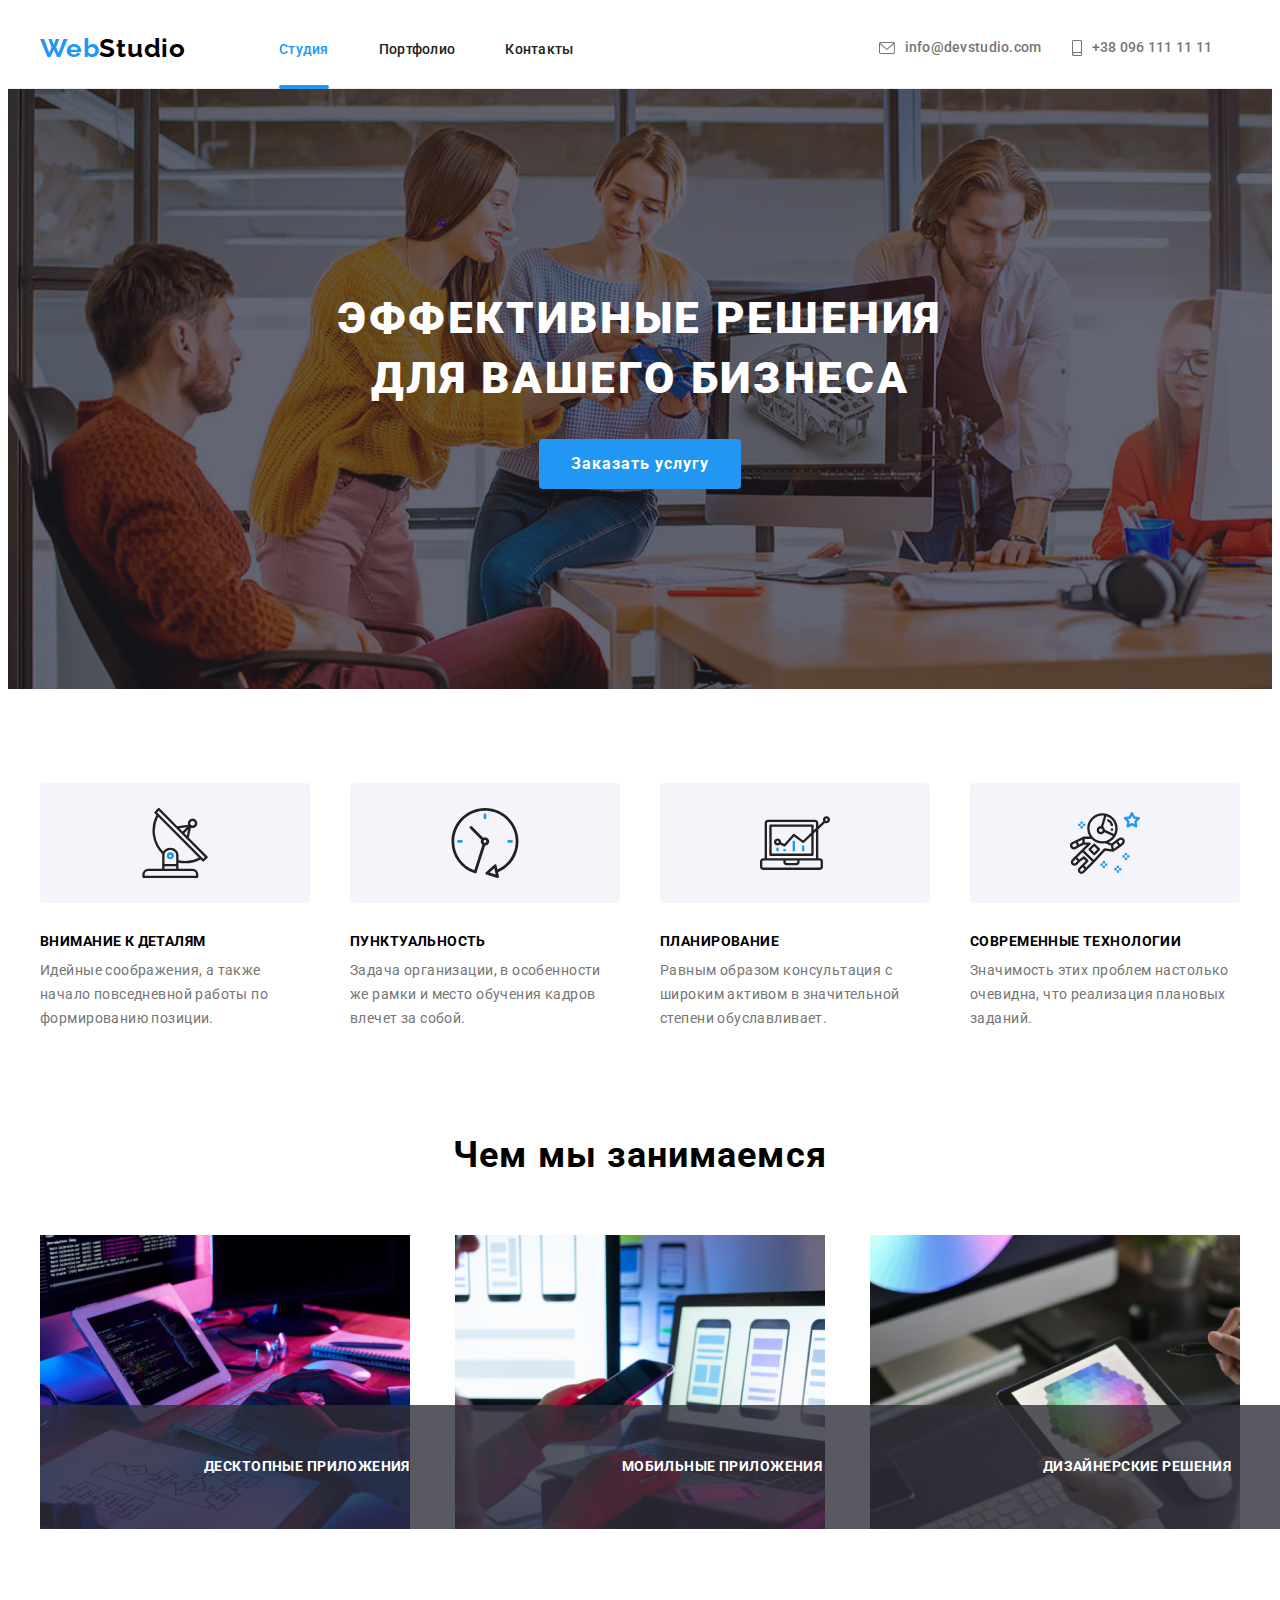
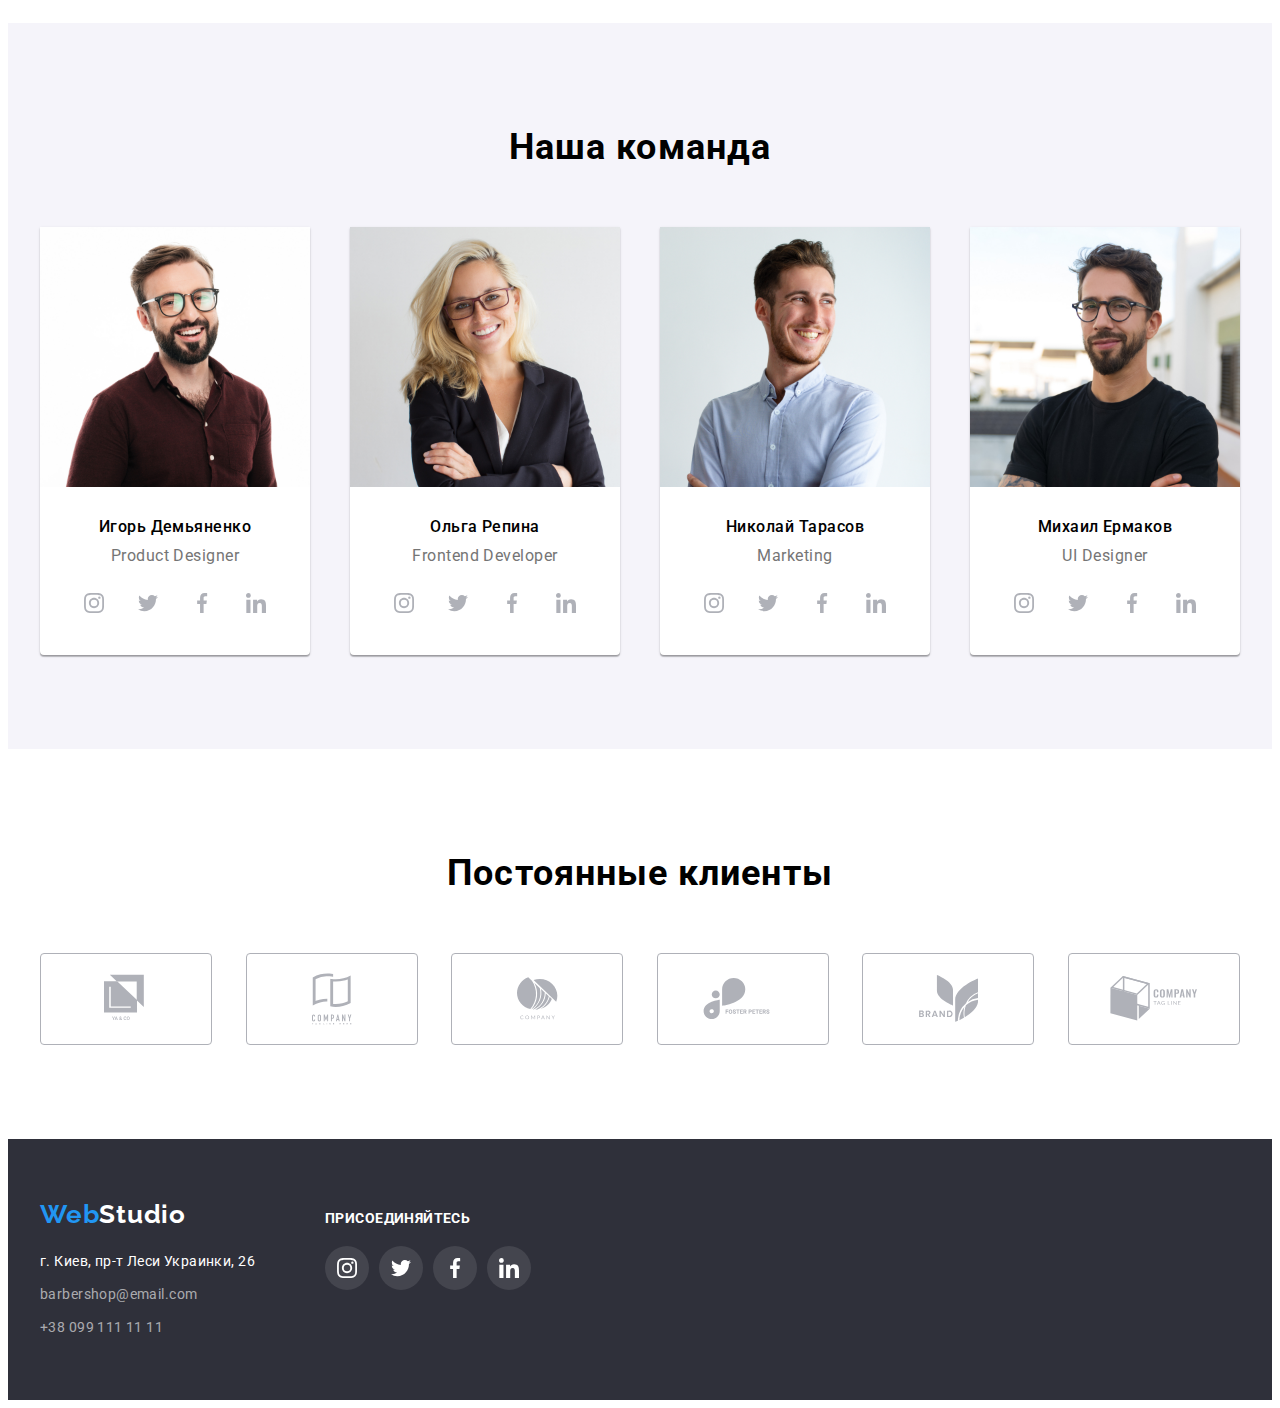
<file: index.html>
<!DOCTYPE html>
<html lang="ru">
<head>
    <meta charset="UTF-8">
    <meta name="viewport" content="width=device-width, initial-scale=1.0">
    <title >WebStudio</title>
    <link rel="preconnect" href="https://fonts.gstatic.com">
    <link href="https://fonts.googleapis.com/css2?family=Raleway:wght@700&family=Roboto:wght@400;500;700;900&display=swap"
        rel="stylesheet">
    <link rel="stylesheet" href="https://cdnjs.cloudflare.com/ajax/libs/modern-normalize/1.0.0/modern-normalize.min.css"
        integrity="sha512-ISS7cAi1PEhQ8jnbJpJZMd29NlhNj4AWYyLOSp2CE/CsHxTCu+r+t0D2yoJudVrd0/8fTVPUVDzY5Tvli75u/g=="
        crossorigin="anonymous" />
    <link rel="stylesheet" href="./css/styles.css">
 </head>

<body>
    
    <header  class="header">
        <div class="container">
          <nav class="navigation">
             <a class="logo" href="./index.html" lang="en">
                <span class="color-web">Web</span><span class="studio">Studio</span> 
            </a>
            <ul class="navigation-list">
                <li class="navigation-list-item">
                     <a class="navigation-list-link current" href="#"> Студия</a>
                </li>
                <li class="navigation-list-item">
                     <a class="navigation-list-link" 
                    href="./portfolio.html" > Портфолио</a>
                </li>
                <li class="navigation-list-item">
                     <a class="navigation-list-link" href="#"> Контакты</a>
                </li>
            </ul>
          </nav>   
         <address class="address">
             <ul class="address-list">
                <li class="address-list-item"> 
                    <a class="address-list-link" href="mailto:info@devstudio.com">
                        <svg class="address-list-icon" width="16" height="12">
                            <use href="./images/sprite.svg#icon-envelope"></use>
                        </svg>
                       info@devstudio.com
                   </a>
                </li>
                <li class="address-list-item">
                     <a class="address-list-link" href="tel:+380961111111">
                        <svg class="address-list-icon" width="10" height="16">
                            <use href="./images/sprite.svg#icon-smartphone"></use>
                        </svg>
                        +38 096 111 11 11
                      </a>
                </li>
             </ul>
        </address>
        </div>
    </header>
       
     <main>
        <!--Главная секция-->
         <section class="hero">
            <div class="container">
               <h1 class="hero-title">Эффективные решения для вашего бизнеса</h1>
               <button class="modal-btn" type="button" data-modal-open>Заказать услугу</button>
            </div>
         </section>
        
       
         <!--MAIN-->
        <section class="main">
          <h2 class="visually-hidden">Преимущества</h2>
              <ul class="main-list container">
                
                 <li class="main-list-item">
                    <div class="main-icon-container">
                      <svg class="main-icon">
                        <use href="./images/sprite.svg#icon-antenna"></use>
                     </svg>
                   </div>
                      <h3 class="main-list-title">Внимание к деталям</h3>
                      <p class="main-list-description">Идейные соображения, а также начало повседневной работы по формированию позиции.</p>
                 </li>

                 <li class="main-list-item">
                    <div class="main-icon-container">
                      <svg class="main-icon">
                        <use href="./images/sprite.svg#icon-clock"></use>
                      </svg>
                    </div>
                      <h3 class="main-list-title">Пунктуальность</h3>
                      <p class="main-list-description">Задача организации, в особенности же рамки и место обучения кадров влечет за собой.</p>
                 </li>

                 <li class="main-list-item">
                    <div class="main-icon-container">
                      <svg class="main-icon" >
                        <use href="./images/sprite.svg#icon-diagram"></use>
                      </svg>
                   </div>
                       <h3 class="main-list-title">Планирование</h3>
                       <p class="main-list-description">Равным образом консультация с широким активом в значительной степени обуславливает.</p>
                 </li>

                 <li class="main-list-item">
                    <div class="main-icon-container">
                      <svg class="main-icon">
                        <use href="./images/sprite.svg#icon-astronaut"></use>
                      </svg>
                   </div>
                      <h3 class="main-list-title">Современные технологии</h3>
                      <p class="main-list-description">Значимость этих проблем настолько очевидна, что реализация плановых заданий.</p>
                 </li>
              </ul>
            
         </section>
         
         <!--Галлерея работ-->
         <section class="galery">
             <div class="container">
                <h2 class="section-title">Чем мы занимаемся</h2>
                <ul class="galery-list">
                  
                  <li class="galery-list-item">
                     <img class="galery-img" src="./images/img1.jpg" 
                           alt="работа с ПК" 
                           width="370" height="294">
                      <h3 class="galery-img-title">Десктопные приложения</h3>
                  </li>
                  
                  <li class="galery-list-item">
                     <img class="galery-img" src="./images/img2.jpg" 
                        alt="работа со смартфоном" 
                        width="370" height="294">
                     <h3 class="galery-img-title">Мобильные приложения</h3>
                  </li>
                  
                  <li class="galery-list-item">
                     <img class="galery-img" src="./images/img3.jpg" 
                       alt="работа с планшетом" 
                       width="370" height="294">
                     <h3 class="galery-img-title">Дизайнерские решения</h3>
                  </li>
                
               </ul>
            </div>
         </section>

         <!--Сотрудники-->
         <section class="about-me">
            <div class="container">
             <h2 class="section-title">Наша команда</h2>
              <ul class="about-me-list">
                  
                <li class="about-me-item">
                   <img class="about-me-img" src="./images/igor.jpg" 
                        alt="Игорь Демьяненко" width="270" height="260">
                     <div class="about-me-description">
                         <h3 class="about-me-name">Игорь Демьяненко</h3>
                         <p class="about-me-profession" lang="en">Product Designer</p>
                     </div>
                       <ul class="social-list">
                         <li class="social-list-item">
                            <a class="social-list-link" href="">
                              <svg class="social-list-icon">
                                 <use href="./images/sprite.svg#icon-instagram"></use>
                              </svg>
                            </a>
                         </li>
                         <li class="social-list-item">
                            <a class="social-list-link" href="">
                              <svg class="social-list-icon">
                                 <use href="./images/sprite.svg#icon-twitter"></use>
                              </svg>
                            </a>
                         </li>
                         <li class="social-list-item">
                            <a class="social-list-link" href="">
                              <svg class="social-list-icon">
                                 <use href="./images/sprite.svg#icon-facebook"></use>
                              </svg>
                            </a>
                         </li>
                         <li class="social-list-item">
                            <a class="social-list-link" href="">
                              <svg class="social-list-icon">
                                 <use href="./images/sprite.svg#icon-linkedin"></use>
                              </svg>
                            </a>
                         </li>
                     </ul>
                 </li>

                 <li class="about-me-item">
                     <img class="about-me-img" src="./images/olga.jpg" 
                       alt="Ольга Репина" width="270" height="260">
                        <div class="about-me-description">
                          <h3 class="about-me-name">Ольга Репина</h3>
                          <p class="about-me-profession" lang="en">Frontend Developer</p>
                       </div>
                     <ul class="social-list">
                        <li class="social-list-item">
                           <a class="social-list-link" href="">
                              <svg class="social-list-icon">
                                 <use href="./images/sprite.svg#icon-instagram"></use>
                              </svg>
                           </a>
                        </li>
                        <li class="social-list-item">
                           <a class="social-list-link" href="">
                              <svg class="social-list-icon">
                                 <use href="./images/sprite.svg#icon-twitter"></use>
                              </svg>
                           </a>
                        </li>
                        <li class="social-list-item">
                           <a class="social-list-link" href="">
                              <svg class="social-list-icon">
                                 <use href="./images/sprite.svg#icon-facebook"></use>
                              </svg>
                           </a>
                        </li>
                        <li class="social-list-item">
                           <a class="social-list-link" href="">
                              <svg class="social-list-icon">
                                 <use href="./images/sprite.svg#icon-linkedin"></use>
                              </svg>
                           </a>
                        </li>
                     </ul>
                 </li>

                 <li class="about-me-item">
                     <img class="about-me-img" src="./images/taras.jpg" 
                       alt="Николай Тарасов" width="270" height="260">
                       <div class="about-me-description">
                          <h3 class="about-me-name">Николай Тарасов</h3>
                          <p class="about-me-profession" lang="en">Marketing</p>
                      </div>
                     <ul class="social-list">
                        <li class="social-list-item">
                           <a class="social-list-link" href="">
                              <svg class="social-list-icon">
                                 <use href="./images/sprite.svg#icon-instagram"></use>
                              </svg>
                           </a>
                        </li>
                        <li class="social-list-item">
                           <a class="social-list-link" href="">
                              <svg class="social-list-icon">
                                 <use href="./images/sprite.svg#icon-twitter"></use>
                              </svg>
                           </a>
                        </li>
                        <li class="social-list-item">
                           <a class="social-list-link" href="">
                              <svg class="social-list-icon">
                                 <use href="./images/sprite.svg#icon-facebook"></use>
                              </svg>
                           </a>
                        </li>
                        <li class="social-list-item">
                           <a class="social-list-link" href="">
                              <svg class="social-list-icon">
                                 <use href="./images/sprite.svg#icon-linkedin"></use>
                              </svg>
                           </a>
                        </li>
                     </ul>
                 </li>

                 <li class="about-me-item">
                     <img class="about-me-img" src="./images/maikl.jpg" 
                       alt="Михаил Ермаков" width="270" height="260">
                        <div class="about-me-description">
                          <h3 class="about-me-name">Михаил Ермаков</h3>
                          <p class="about-me-profession" lang="en">UI Designer</p>
                       </div>
                      <ul class="social-list">
                        <li class="social-list-item">
                           <a class="social-list-link" href="">
                              <svg class="social-list-icon">
                                 <use href="./images/sprite.svg#icon-instagram"></use>
                              </svg>
                           </a>
                        </li>
                        <li class="social-list-item">
                           <a class="social-list-link" href="">
                              <svg class="social-list-icon">
                                 <use href="./images/sprite.svg#icon-twitter"></use>
                              </svg>
                           </a>
                        </li>
                        <li class="social-list-item">
                           <a class="social-list-link" href="">
                              <svg class="social-list-icon">
                                 <use href="./images/sprite.svg#icon-facebook"></use>
                              </svg>
                           </a>
                        </li>
                        <li class="social-list-item">
                           <a class="social-list-link" href="">
                              <svg class="social-list-icon">
                                 <use href="./images/sprite.svg#icon-linkedin"></use>
                              </svg>
                           </a>
                        </li>
                     </ul>
                 </li>
              </ul>
            </div>
         </section>
     

   
   <!--Постоянные клиенты-->
     <section class="clients">
         <div class="container">
             <h2 class="section-title">Постоянные клиенты</h2>
             <ul class="clients-list">
                <li class="clients-container">
                   <a class="clients-list-link" href="">
                     <svg class="clients-list-icon" width="44" height="50">
                        <use href="./images/sprite.svg#icon-logo-1"></use>
                     </svg>
                   </a>
                </li>
                <li class="clients-container">
                  <a class="clients-list-link" href="">
                     <svg class="clients-list-icon" width="40" height="52">
                        <use href="./images/sprite.svg#icon-logo-2"></use>
                     </svg>
                  </a>
                </li>
                <li class="clients-container">
                  <a class="clients-list-link" href="">
                     <svg class="clients-list-icon" width="41" height="43">
                        <use href="./images/sprite.svg#icon-logo-3"></use>
                     </svg>
                  </a>
                </li>
                <li class="clients-container">
                  <a class="clients-list-link" href="">
                     <svg class="clients-list-icon" width="80" height="42">
                        <use href="./images/sprite.svg#icon-logo-4"></use>
                     </svg>
                  </a>
                </li>
                <li class="clients-container">
                  <a class="clients-list-link" href="">
                     <svg class="clients-list-icon" width="59" height="47">
                        <use href="./images/sprite.svg#icon-logo-5"></use>
                     </svg>
                  </a>
                </li>
                <li class="clients-container">
                  <a class="clients-list-link" href="">
                     <svg class="clients-list-icon" width="88" height="45">
                        <use href="./images/sprite.svg#icon-logo-6"></use>
                     </svg>
                  </a>
                </li>
             </ul>
         </div>
     </section>
   </main>
        
        <!--Footer-->
     <footer class="footer">
        <div class="container footer-list">
             <div class="footer-adress-container">
             <a class="logo" href="./index.html" lang="en">
                <span class="color-web">Web</span><span class="footer-logo">Studio</span>
             </a>
             <address class="footer-address">
                <ul class="footer-adress-list">
                    <li class="footer-address-item">
                       <a class="footer-address-link geolocation" href="https://goo.gl/maps/EtJUNi4Rh7HyhGB7A" target="_blank">г. Киев, пр-т Леси Украинки, 26</a>
                    </li>
                    <li class="footer-address-item">
                       <a class="footer-address-link" href="mailto:info@example.com">barbershop@email.com</a>
                    </li>
                    <li class="footer-address-item">
                       <a class="footer-address-link" href="tel:+380991111111">+38 099 111 11 11</a>
                    </li>
                </ul>
             </address>
            </div>
             <div class="social-footer">
                <b class="main-list-title">присоединяйтесь</b>
                <ul class="social-list-footer">
                  <li class="social-list-item">
                     <a class="social-list-link" href="">
                        <svg class="social-list-icon">
                           <use href="./images/sprite.svg#icon-instagram"></use>
                        </svg>
                     </a>
                  </li>
                  <li class="social-list-item">
                     <a class="social-list-link" href="">
                        <svg class="social-list-icon">
                           <use href="./images/sprite.svg#icon-twitter"></use>
                        </svg>
                     </a>
                  </li>
                  <li class="social-list-item">
                     <a class="social-list-link" href="">
                        <svg class="social-list-icon">
                           <use href="./images/sprite.svg#icon-facebook"></use>
                        </svg>
                     </a>
                  </li>
                  <li class="social-list-item">
                     <a class="social-list-link" href="">
                        <svg class="social-list-icon">
                           <use href="./images/sprite.svg#icon-linkedin"></use>
                        </svg>
                     </a>
                  </li>
                </ul>
             </div>
       </div>
     </footer> 
 
     <div class="backdrop is-hidden" data-modal>
        <div class="modal">
           <button  type="button" class="close-button" data-modal-close>
             <svg class="close-icon">
               <use href="./images/sprite.svg#icon-close-black"></use>
             </svg>
          </button>
       </div>
   </div>
   
<script src="./js/modal.js"></script>
</body>
</html>
</file>
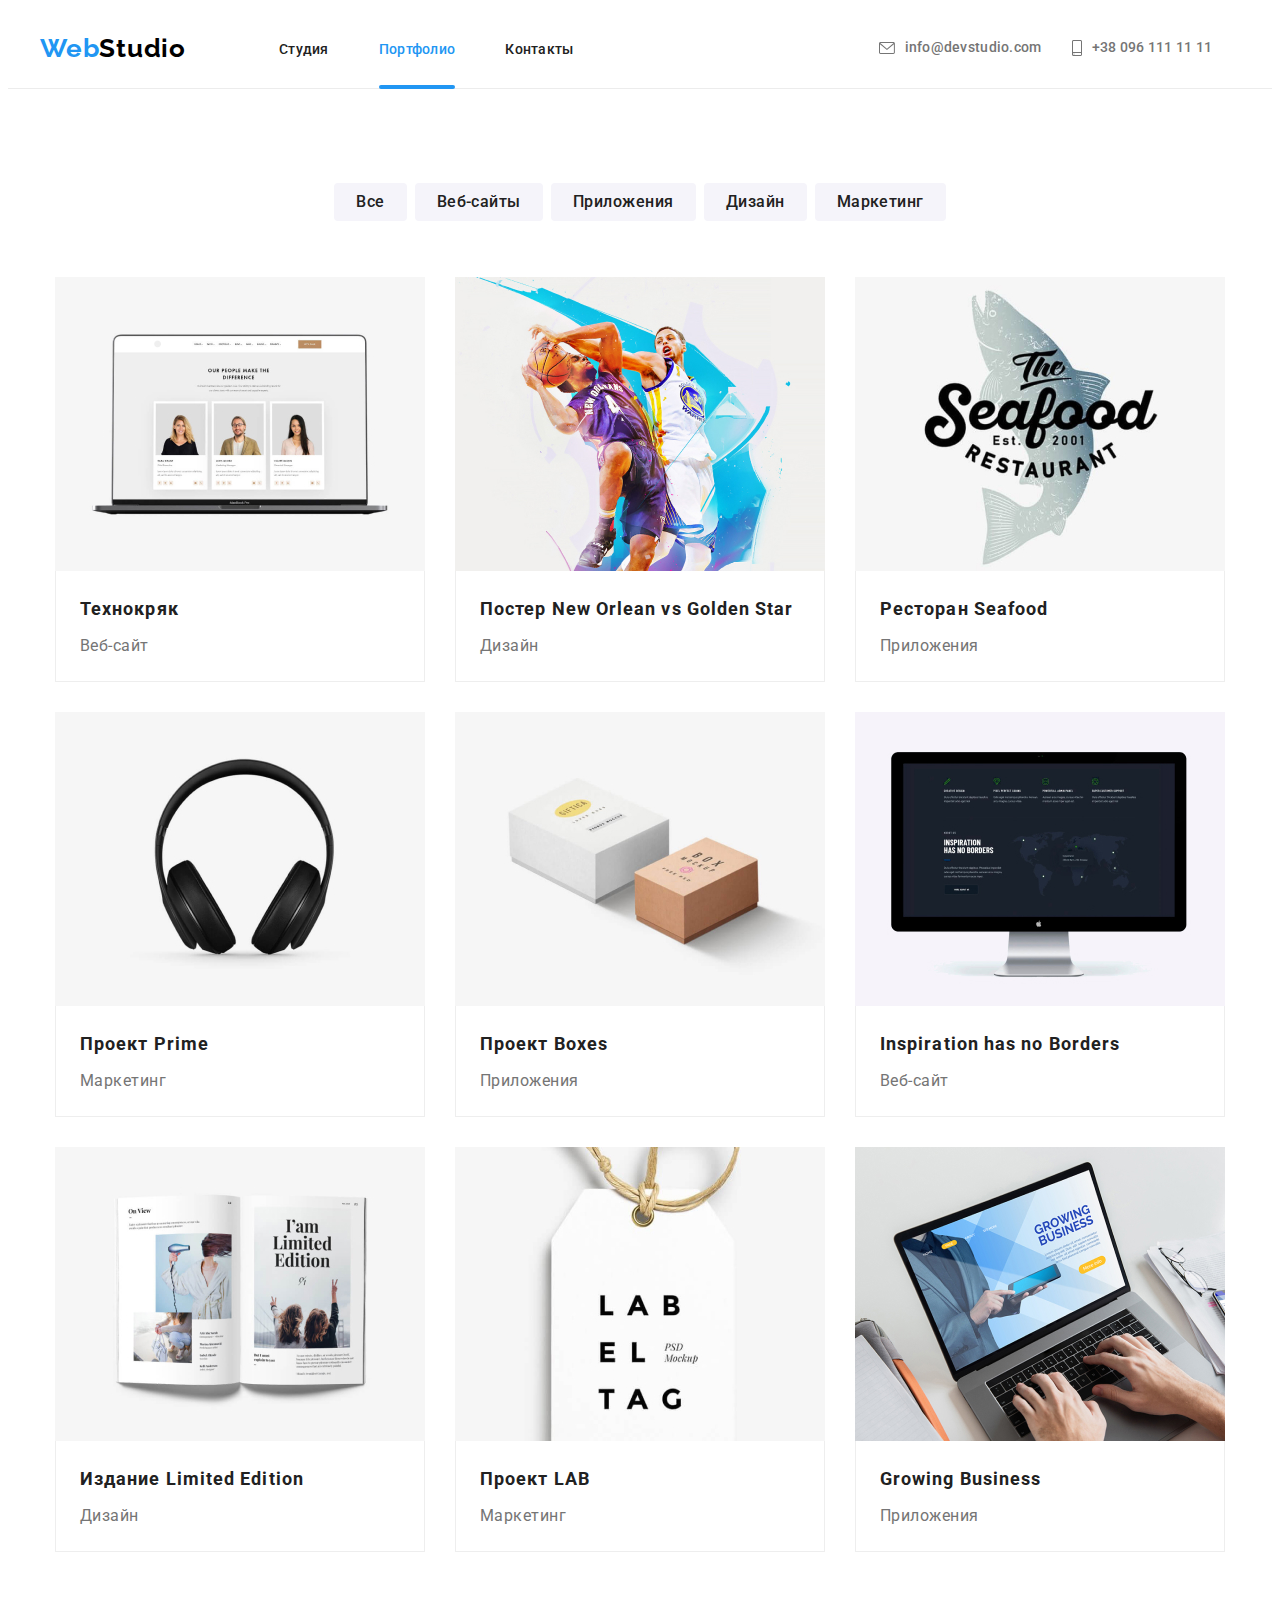
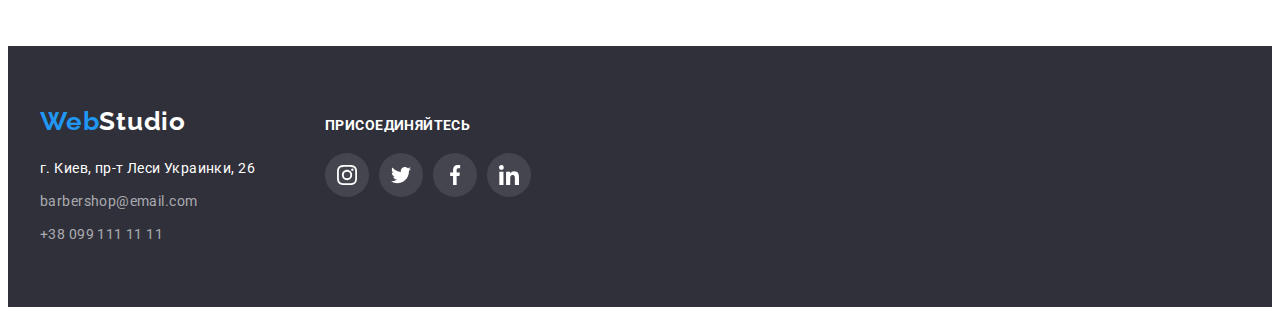
<file: portfolio.html>
<!DOCTYPE html>
<html lang="ru">
<head>
    <meta charset="UTF-8">
    <meta name="viewport" content="width=device-width, initial-scale=1.0">
    <title>Портфолио</title>
    <link rel="preconnect" href="https://fonts.gstatic.com">
    <link href="https://fonts.googleapis.com/css2?family=Raleway:wght@700&family=Roboto:wght@400;500;700&display=swap"
        rel="stylesheet">
    <link rel="stylesheet" href="https://cdnjs.cloudflare.com/ajax/libs/modern-normalize/1.0.0/modern-normalize.min.css"
        integrity="sha512-ISS7cAi1PEhQ8jnbJpJZMd29NlhNj4AWYyLOSp2CE/CsHxTCu+r+t0D2yoJudVrd0/8fTVPUVDzY5Tvli75u/g=="
        crossorigin="anonymous" />
        <link rel="stylesheet" href="./css/styles.css">
</head>

<body>
    
    <header class="header">
      <div class="container">
        <nav class="navigation">
          <a class="logo" href="./index.html" lang="en">
            <span class="color-web">Web</span><span class="studio">Studio</span>
          </a>
          <ul class="navigation-list">
            <li class="navigation-list-item">
              <a class="navigation-list-link " href="./index.html"> Студия</a>
            </li>
            <li class="navigation-list-item">
              <a class="navigation-list-link current" href="./portfolio.html" >
                Портфолио</a>
            </li>
            <li class="navigation-list-item">
              <a class="navigation-list-link" href="#"> Контакты</a>
            </li>
          </ul>
        </nav>
        <address class="address">
          <ul class="address-list">
            <li class="address-list-item">
              <a class="address-list-link" href="mailto:info@devstudio.com">
                <svg class="address-list-icon" width="16" height="12">
                  <use href="./images/sprite.svg#icon-envelope"></use>
                </svg>
                info@devstudio.com
              </a>
            </li>
            <li class="address-list-item">
              <a class="address-list-link" href="tel:+380961111111">
                <svg class="address-list-icon" width="10" height="16">
                  <use href="./images/sprite.svg#icon-smartphone"></use>
                </svg>
                +38 096 111 11 11
              </a>
            </li>
          </ul>
        </address>
      </div>
    </header>

    <main>
        
      <!--Главная секция-->
     
      <section class="capabilities">
        <div class="container">
          <h1 class="visually-hidden">Наши возможности</h1>
            
           <ul class="button-list">
                <li class="button-item" > 
                    <button class="modal-btn-portfolio" type="button"> Все </button>
                </li>
                <li class="button-item" >
                    <button class="modal-btn-portfolio" type="button"> Веб-сайты </button>
                </li>
                <li class="button-item">
                    <button class="modal-btn-portfolio" type="button">Приложения </button>
                </li>
                <li class="button-item">
                    <button class="modal-btn-portfolio" type="button"> Дизайн</button>
                </li>
                <li class="button-item">
                    <button class="modal-btn-portfolio" type="button">Маркетинг </button>
                </li>
           </ul>
           
            <ul class="device-list">
                <li class="device-item" >
                  <a class="device-link" href="#">
                    <div class="device-img-box">
                      <img class="device-img" src="./images/leptop.jpg" 
                         alt="Веб-сайт на экране ноутбука"
                          width="370" height="294">
                            <p class="device-text">
                              Технокряк это современная площадка распространения коронавируса.
                              Компании используют эту платформу для цифрового
                              шпионажа и атак на защищённые сервера конкурентов.
                            </p>
                    </div>
                    <div class="device-description">
                           <h2 class="device-title"> Технокряк</h2>
                           <p class="device-list-description">Веб-сайт</p>
                    </div>
                  </a>
                </li>
                <li class="device-item">
                  <a class="device-link" href="#">
                      <div class="device-img-box">
                         <img class="device-img" src="./images/poster.jpg" 
                          alt="Постер со звездами бейсбола" 
                          width="370" height="294">
                         <p class="device-text">
                            Технокряк это современная площадка распространения коронавируса.
                            Компании используют эту платформу для цифрового
                            шпионажа и атак на защищённые сервера конкурентов.
                          </p>
                      </div>
                    
                         <div class="device-description">
                           <h2 class="device-title"> Постер <span lang="en"> New Orlean vs Golden Star </span></h2>
                           <p class="device-list-description">Дизайн</p>
                         </div>
                  </a>
                 </li>
                
                <li class="device-item">
                  <a class="device-link" href="#">
                    <div class="device-img-box">
                       <img class="device-img" src="./images/restaurant.jpg" 
                        alt="Логотип рыбного ресторана" 
                         width="370" height="294">
                       <p class="device-text">
                         Технокряк это современная площадка распространения коронавируса.
                         Компании используют эту платформу для цифрового
                          шпионажа и атак на защищённые сервера конкурентов.
                       </p>
                    </div>
                         <div class="device-description">
                            <h2 class="device-title">Ресторан <span lang="en"> Seafood </span> </h2> 
                            <p class="device-list-description"> Приложения </p>
                         </div>
                  </a>
                </li> 
                
                <li class="device-item">
                  <a class="device-link" href="#">
                     <div class="device-img-box">
                       <img class="device-img" src="./images/headphones.jpg"
                        alt="Наушники" 
                        width="370" height="294">
                        <p class="device-text">
                         Технокряк это современная площадка распространения коронавируса.
                         Компании используют эту платформу для цифрового
                         шпионажа и атак на защищённые сервера конкурентов.
                       </p>
                      </div>
                          <div class="device-description">
                            <h2 class="device-title"> Проект <span lang="en"> Prime </span> </h2>
                            <p class="device-list-description"> Маркетинг </p>
                         </div>
                  </a>
                </li>

                <li class="device-item">
                  <a class="device-link" href="#">
                     <div class="device-img-box">
                        <img class="device-img" src="./images/boxes.jpg" 
                           alt="Две коробки" 
                           width="370" height="294">
                        <p class="device-text">
                          Технокряк это современная площадка распространения коронавируса.
                          Компании используют эту платформу для цифрового
                          шпионажа и атак на защищённые сервера конкурентов.
                        </p>
                    </div>
                         <div class="device-description">
                            <h2 class="device-title"> Проект <span lang="en"> Boxes </span> </h2>
                            <p class="device-list-description">  Приложения </p>
                         </div>
                  </a>
                </li>

                <li class="device-item">
                   <a class="device-link" href="#">
                       <div class="device-img-box">
                         <img class="device-img" src="./images/monitor.jpg" 
                           alt="Монитор компьютера" 
                           width="370" height="294">
                         <p class="device-text">
                            Технокряк это современная площадка распространения коронавируса.
                            Компании используют эту платформу для цифрового
                             шпионажа и атак на защищённые сервера конкурентов.
                        </p>
                      </div>
                         <div class="device-description">
                           <h2 class="device-title" lang="en" >Inspiration has no Borders</h2>
                            <p class="device-list-description">Веб-сайт</p>
                         </div>
                    </a>
                </li>

                <li class="device-item">
                   <a class="device-link" href="#">
                      <div class="device-img-box">
                         <img class="device-img" src="./images/book.jpg" 
                           alt="Открытая страница книги" 
                           width="370" height="294"> 
                         <p class="device-text">
                            Технокряк это современная площадка распространения коронавируса.
                            Компании используют эту платформу для цифрового
                            шпионажа и атак на защищённые сервера конкурентов.
                          </p>
                     </div>
                         <div class="device-description">
                            <h2 class="device-title"> Издание <span lang="en"> Limited Edition </span> </h2>
                            <p class="device-list-description"> Дизайн </p>
                        </div>
                  </a>
                </li>

                <li class="device-item">
                   <a class="device-link" href="#">
                      <div class="device-img-box">
                         <img class="device-img" src="./images/trinket.jpg" 
                           alt="Ярлык крупным планом" 
                           width="370" height="294">
                         <p class="device-text">
                            Технокряк это современная площадка распространения коронавируса.
                             Компании используют эту платформу для цифрового
                             шпионажа и атак на защищённые сервера конкурентов.
                          </p>
                      </div>
                         <div class="device-description">
                             <h2 class="device-title"> Проект <span lang="en"> LAB </span> </h2>
                             <p class="device-list-description"> Маркетинг </p>
                         </div>
                   </a>
                </li>

                <li class="device-item">
                   <a class="device-link" href="#">
                      <div class="device-img-box">
                         <img class="device-img" src="./images/minileptop.jpg"
                            alt="Пользователь использует приложение на девайсе" 
                            width="370" height="294"> 
                         <p class="device-text">
                            Технокряк это современная площадка распространения коронавируса.
                            Компании используют эту платформу для цифрового
                             шпионажа и атак на защищённые сервера конкурентов.
                          </p>
                      </div>
                         <div class="device-description">
                           <h2 class="device-title" lang="en"> Growing Business </h2>
                           <p class="device-list-description"> Приложения </p>
                         </div>
                    </a>
                </li>
            </ul>
        </div>
      </section>
    </main>
            
           <!--Footer-->
    <footer class="footer">
      <div class="container footer-list">
        <div class="footer-adress-container">
          <a class="logo" href="./index.html" lang="en">
            <span class="color-web">Web</span><span class="footer-logo">Studio</span>
          </a>
          <address class="footer-address">
            <ul class="footer-adress-list">
              <li class="footer-address-item">
                <a class="footer-address-link geolocation" href="https://goo.gl/maps/EtJUNi4Rh7HyhGB7A" target="_blank">г.
                  Киев, пр-т Леси Украинки, 26</a>
              </li>
              <li class="footer-address-item">
                <a class="footer-address-link" href="mailto:info@example.com">barbershop@email.com</a>
              </li>
              <li class="footer-address-item">
                <a class="footer-address-link" href="tel:+380991111111">+38 099 111 11 11</a>
              </li>
            </ul>
          </address>
        </div>
        <div class="social-footer">
          <b class="main-list-title">присоединяйтесь</b>
          <ul class="social-list-footer">
            <li class="social-list-item">
              <a class="social-list-link" href="">
                <svg class="social-list-icon">
                  <use href="./images/sprite.svg#icon-instagram"></use>
                </svg>
              </a>
            </li>
            <li class="social-list-item">
              <a class="social-list-link" href="">
                <svg class="social-list-icon">
                  <use href="./images/sprite.svg#icon-twitter"></use>
                </svg>
              </a>
            </li>
            <li class="social-list-item">
              <a class="social-list-link" href="">
                <svg class="social-list-icon">
                  <use href="./images/sprite.svg#icon-facebook"></use>
                </svg>
              </a>
            </li>
            <li class="social-list-item">
              <a class="social-list-link" href="">
                <svg class="social-list-icon">
                  <use href="./images/sprite.svg#icon-linkedin"></use>
                </svg>
              </a>
            </li>
          </ul>
        </div>
      </div>
    </footer>
    

  
</body>
</html>
</file>
<file: css/styles.css>
:root {
  --main-font: "Roboto", sans-serif;
  --secondary-font: "Raleway", sans-serif;
  --accent-color: #2196f3;
  --third-color: #757575;
  --second-color: #ffffff;
}

body {
  font-family: var(--main-font);
}

.container {
  width: 1200px;
  padding: 0 15px;
  margin: 0 auto;
}

.address,
.footer-address {
  font-style: normal;
}

a {
  text-decoration: none;
}

ul {
  list-style: none;
  padding: 0;
  margin: 0;
}

h1,
h2,
h3,
h4,
p {
  margin: 0;
}

.visually-hidden {
  position: absolute;
  width: 1px;
  height: 1px;
  margin: -1px;
  border: 0;
  padding: 0;

  white-space: nowrap;
  clip-path: inset(100%);
  clip: rect(0 0 0 0);
  overflow: hidden;
}

.img {
  display: block;
  max-width: 100%;
}
box* {
  margin: 0;
}

.section-title {
  display: block;
  font-weight: 700;
  font-size: 36px;
  line-height: 1.67;
  text-align: center;
  letter-spacing: 0.03em;
  margin-bottom: 50px;
}

/*--HEADER--*/

.header {
  border-bottom: 1px solid #ececec;
  max-width: 1600px;
  margin: 0 auto;
}

.header .container {
  display: block;
}

.logo {
  text-decoration: none;
  font-family: var(--secondary-font);
  font-weight: 700;
  font-size: 26px;
  line-height: 1.19;
  letter-spacing: 0.03em;
}
.header .logo {
  margin-right: 93px;
}

.color-web {
  color: var(--accent-color);
}
.studio {
  color: black;
}

.navigation-list-link,
.address-list-link {
  font-weight: 500;
  font-size: 14px;
  line-height: 1.14;
  letter-spacing: 0.02em;
  color: #212121;
  padding: 32px 0;
}
.navigation-list-link {
  position: relative;
  transition: color 250ms cubic-bezier(0.4, 0, 0.2, 1);
}

.current::after {
  content: "";
  position: absolute;
  display: block;
  width: 100%;
  height: 4px;
  background-color: var(--accent-color);
  bottom: 0;
  border-radius: 2px;
}

li .address-list-link {
  color: var(--third-color);
  transition: color 250ms cubic-bezier(0.4, 0, 0.2, 1);
}

.navigation-list-link:hover,
.address-list-link:hover,
.navigation-list-link:focus {
  color: var(--accent-color);
}

.current {
  color: var(--accent-color);
}

.header .container,
.header .navigation {
  display: flex;
  align-items: center;
}

.header .navigation-list {
  display: flex;
  margin-right: 305px;
}

.header .navigation-list-item:not(:last-child) {
  margin-right: 50px;
}

.header .address-list-item:not(:last-child) {
  margin-right: 30px;
}

.header .address {
  margin-right: auto;
}

.header .address-list {
  display: flex;
}

.address-list-icon {
  display: block;
  margin-right: 10px;
  fill: currentColor;
}

.address-list-link {
  display: flex;
  justify-content: center;
  align-items: center;
}

/*--END HEADER---*.

 /*--Главная секция--*/

.hero-title {
  display: block;
  max-width: 696px;
  margin: 0 auto;
  margin-bottom: 30px;
  font-weight: 900;
  font-size: 44px;
  line-height: 1.36;
  text-align: center;
  letter-spacing: 0.06em;
  text-transform: uppercase;
  color: var(--second-color);
}

.hero .modal-btn {
  display: block;
  margin: 0 auto;
  min-width: 20px;
  padding: 10px 32px;
  border-radius: 4px;
  border: none;
  cursor: pointer;
  font-family: var(--main-font);
  font-weight: 700;
  font-size: 16px;
  line-height: 1.88;
  letter-spacing: 0.06em;
  color: var(--second-color);
  background-color: var(--accent-color);
}

.hero {
  max-width: 1600px;
  background-image: linear-gradient(
      rgba(47, 48, 58, 0.4),
      rgba(47, 48, 58, 0.4)
    ),
    url("../images/hero.jpg");
  background-repeat: no-repeat;
  background-size: cover;
  padding-top: 200px;
  padding-bottom: 200px;
  margin: 0 auto;
}

.hero .container {
  display: block;
}

/*---MAIN--*/

.main-icon {
  display: flex;
  justify-content: center;
  align-items: center;
  width: 70px;
  height: 70px;
}

.main-icon-container {
  display: flex;
  width: 270px;
  height: 120px;
  justify-content: center;
  align-items: center;
  background-color: #f5f4fa;
  border-radius: 4px;
  margin-bottom: 30px;
}

.main-list-title {
  display: block;
  margin-bottom: 10px;
  font-weight: 700;
  font-size: 14px;
  line-height: 1.143;
  letter-spacing: 0.03em;
  text-transform: uppercase;
}
.main-list-description {
  font-weight: 400;
  font-size: 14px;
  line-height: 1.71;
  letter-spacing: 0.03em;
  color: var(--third-color);
}

.main {
  padding-top: 94px;
  padding-bottom: 94px;
}

.main .container {
  display: flex;
  justify-content: space-between;
}

.main-list-item {
  display: block;
  width: 270px;
}

.main-list-item:not(:last-child) {
  margin-right: 30px;
}

/*--END Главная секция--*/

/*--Галлерея работ--*/
.galery {
  padding-bottom: 94px;
}

.galery-img {
  display: block;
}

.galery .galery-list {
  display: flex;
  justify-content: space-between;
}

.galery-list-item:not(:last-child) {
  margin-right: 30px;
}

.galery-img-title {
  position: absolute;
  bottom: 0;
  display: flex;
  width: 100%;
  height: 70px;
  justify-content: center;
  align-items: center;
  padding: 27px 82px;
  background-color: rgba(47, 48, 58, 0.8);
  font-weight: 700;
  font-size: 14px;
  line-height: 1.14;
  letter-spacing: 0.03em;
  color: var(--second-color);
  text-transform: uppercase;
}

.galery-list-item {
  position: relative;
}

/*--END Галлерея работ--*/

/*--Сотрудники--*/

.about-me {
  max-width: 1600px;
  margin: 0 auto;
  background-color: #f5f4fa;
  padding-top: 94px;
  padding-bottom: 94px;
}

.about-me-name {
  display: block;
  padding-bottom: 10px;
  font-weight: 500;
  font-size: 16px;
  line-height: 1.19;
  text-align: center;
  letter-spacing: 0.03em;
}
.about-me-profession {
  font-weight: 400;
  font-size: 16px;
  line-height: 1.19;
  text-align: center;
  letter-spacing: 0.03em;
  color: var(--third-color);
}

.about-me-list {
  display: flex;
  justify-content: space-between;
}

.about-me-img {
  display: block;
}

.about-me-item {
  background-color: var(--second-color);
  border-radius: 0px 0px 4px 4px;
  box-shadow: 0px 1px 3px rgba(0, 0, 0, 0.12), 0px 1px 1px rgba(0, 0, 0, 0.14),
    0px 2px 1px rgba(0, 0, 0, 0.2);
}

.about-me-description {
  display: block;
  padding-top: 30px;
  padding-bottom: 16px;
  padding-left: 24px;
  padding-right: 24px;
}

.social-list {
  display: flex;
  justify-content: space-between;
  padding-bottom: 30px;
  padding-left: 32px;
  padding-right: 32px;
}

.social-list-icon {
  width: 20px;
  height: 20px;
  fill: #afb1b8;
  transition: fill 250ms cubic-bezier(0.4, 0, 0.2, 1);
}

.social-list-link {
  display: flex;
  justify-content: center;
  align-items: center;
  width: 44px;
  height: 44px;
  border-radius: 50%;
  background-color: var(--second-color);
  transition: background-color 250ms cubic-bezier(0.4, 0, 0.2, 1);
}

.social-list-link:hover,
.social-list-link:focus {
  background-color: var(--accent-color);
}

.social-list-link:hover .social-list-icon,
.social-list-link:focus .social-list-icon {
  fill: var(--second-color);
}

/*----Постоянные клиенты-----*/

.clients-list {
  display: flex;
  justify-content: space-between;
  align-items: center;
}

.clients-list-link {
  display: flex;
  width: 170px;
  height: 90px;
  justify-content: center;
  align-items: center;
  background-color: var(--second-color);
  border-radius: 4px;
  border: 1px solid #afb1b8;
  transition: border-color 250ms cubic-bezier(0.4, 0, 0.2, 1);
}

.clients-list-link:hover .clients-list-icon,
.clients-list-link:focus .clients-list-icon {
  fill: var(--accent-color);
}

.clients-list-link:hover,
.clients-list-link:focus {
  border-color: var(--accent-color);
}

.clients-list-icon {
  display: block;
  fill: #afb1b8;
  transition: fill 250ms cubic-bezier(0.4, 0, 0.2, 1);
}

.clients {
  padding-top: 94px;
  padding-bottom: 94px;
}

/*--FOOTER--*/

.footer {
  max-width: 1600px;
  margin: 0 auto;
  background-color: #2f303a;
  padding-top: 60px;
  padding-bottom: 60px;
}

.footer-address-item:not(:last-child) {
  display: block;
  margin-bottom: 9px;
}

.footer-address-link {
  font-weight: 400;
  font-size: 14px;
  line-height: 1.71;
  letter-spacing: 0.03em;
  color: rgba(255, 255, 255, 0.6);
  transition: color 250ms cubic-bezier(0.4, 0, 0.2, 1);
}

.footer .logo {
  display: block;
  margin-bottom: 20px;
  color: var(--second-color);
}

.geolocation {
  color: var(--second-color);
}

.footer-address-link:hover {
  color: var(--accent-color);
}

.container.footer-list {
  display: flex;
  align-items: baseline;
}

.footer .main-list-title {
  color: var(--second-color);
  margin-bottom: 20px;
}

.social-footer {
  display: block;
  width: 206px;
  height: 80px;
}

.social-list-footer {
  display: flex;
  justify-content: space-between;
}

.footer-adress-container {
  margin-right: 70px;
}

.footer .social-list-link {
  background-color: rgba(255, 255, 255, 0.1);
  transition: background-color 250ms cubic-bezier(0.4, 0, 0.2, 1);
}

footer .social-list-icon {
  fill: var(--second-color);
}

.footer .social-list-link:hover,
.footer .social-list-link:focus {
  background-color: var(--accent-color);
}

/*--END FOOTER--*/

/*_----------PORTFOLIO---------------*/

/*--Главная секция--*/

.device-title {
  font-weight: 700;
  font-size: 18px;
  line-height: 2;
  letter-spacing: 0.06em;
}

.modal-btn-portfolio {
  display: block;
  padding: 6px 22px;
  border-radius: 4px;
  border: none;
  font-family: var(--main-font);
  font-weight: 500;
  font-size: 16px;
  line-height: 1.63;
  text-align: center;
  letter-spacing: 0.03em;
  color: #212121;
  background-color: #f5f4fa;
  cursor: pointer;
  transition: background-color 250ms cubic-bezier(0.4, 0, 0.2, 1),
    color 250ms cubic-bezier(0.4, 0, 0.2, 1),
    box-shadow 250ms cubic-bezier(0.4, 0, 0.2, 1);
}

.device-list-description {
  font-weight: 400;
  font-size: 16px;
  line-height: 1.88;
  letter-spacing: 0.03em;
  color: var(--third-color);
}

.device-img {
  display: block;
}

.modal-btn-portfolio:hover {
  color: var(--second-color);
  background-color: var(--accent-color);
  box-shadow: 0px 3px 1px rgba(0, 0, 0, 0.1), 0px 1px 2px rgba(0, 0, 0, 0.08),
    0px 2px 2px rgba(0, 0, 0, 0.12);
}

.capabilities {
  padding-top: 94px;
  padding-bottom: 94px;
}

.capabilities .button-list {
  display: flex;
  margin-bottom: 56px;
  justify-content: center;
}

.capabilities .button-item:not(:last-child) {
  display: block;
  margin-right: 8px;
}

.capabilities .device-list {
  display: flex;
  flex-wrap: wrap;
  justify-content: center;
}

.capabilities .device-item {
  max-width: 370px;
  width: calc((100%-60px) / 3);
  margin-right: 30px;
  margin-bottom: 30px;
  cursor: pointer;
}
.device-link {
  display: block;
  transition: box-shadow 250ms cubic-bezier(0.4, 0, 0.2, 1);
}

.device-link:hover,
.device-link:focus {
  box-shadow: 0px 1px 1px rgba(0, 0, 0, 0.12), 0px 4px 4px rgba(0, 0, 0, 0.06),
    1px 4px 6px rgba(0, 0, 0, 0.16);
}

.device-item:nth-child(3n) {
  margin-right: 0;
}

.device-item:nth-child(n + 7) {
  margin-bottom: 0;
}

.device-description {
  display: block;
  padding: 20px 24px;
  border-bottom: 1px solid #eeeeee;
  border-right: 1px solid #eeeeee;
  border-left: 1px solid #eeeeee;
}
.device-title {
  padding-bottom: 4px;
  color: #212121;
}

.device-text {
  font-size: 18px;
  line-height: 1.55;
  letter-spacing: 0.03em;
  color: var(--second-color);
}

.device-text {
  position: absolute;
  display: flex;
  flex-wrap: wrap;
  justify-content: center;
  align-items: center;
  width: 100%;
  height: 100%;
  padding: 63px 24px;
  bottom: 0;
  background-color: rgba(33, 150, 243, 0.9);
  transition: transform 250ms cubic-bezier(0.4, 0, 0.2, 1);
  transform: translateY(100%);
}

.device-img-box {
  position: relative;
  overflow: hidden;
}

.device-link:hover .device-text {
  transform: translateY(0);
}

/*-- END Главная секция--*/

/*-----BACKDROP-----*/

.backdrop {
  position: fixed;
  top: 0;
  left: 0;
  z-index: 100;
  width: 100%;
  height: 100%;
  background-color: rgba(0, 0, 0, 0.2);
  transition: transform 250ms cubic-bezier(0.4, 0, 0.2, 1);
}

.modal {
  position: absolute;
  top: 50%;
  left: 50%;
  transform: translate(-50%, -50%);
  width: 528px;
  height: 581px;
  box-shadow: 0px 1px 3px rgba(0, 0, 0, 0.12), 0px 1px 1px rgba(0, 0, 0, 0.14),
    0px 2px 1px rgba(0, 0, 0, 0.2);
  border-radius: 4px;
  background-color: var(--second-color);
  transition: transform 250ms cubic-bezier(0.4, 0, 0.2, 1);
}

.close-icon {
  display: block;
  width: 18px;
  height: 18px;
}

.close-button {
  display: flex;
  justify-content: center;
  align-items: center;
  position: absolute;
  top: 8px;
  right: 8px;
  width: 30px;
  height: 30px;
  background-color: #fff;
  border: 1px solid rgba(0, 0, 0, 0.1);
  border-radius: 50%;
  cursor: pointer;
}

.is-hidden {
  opacity: 0;
  visibility: hidden;
  pointer-events: none;
}

/*-----END  BACKDROP-----*/
</file>
